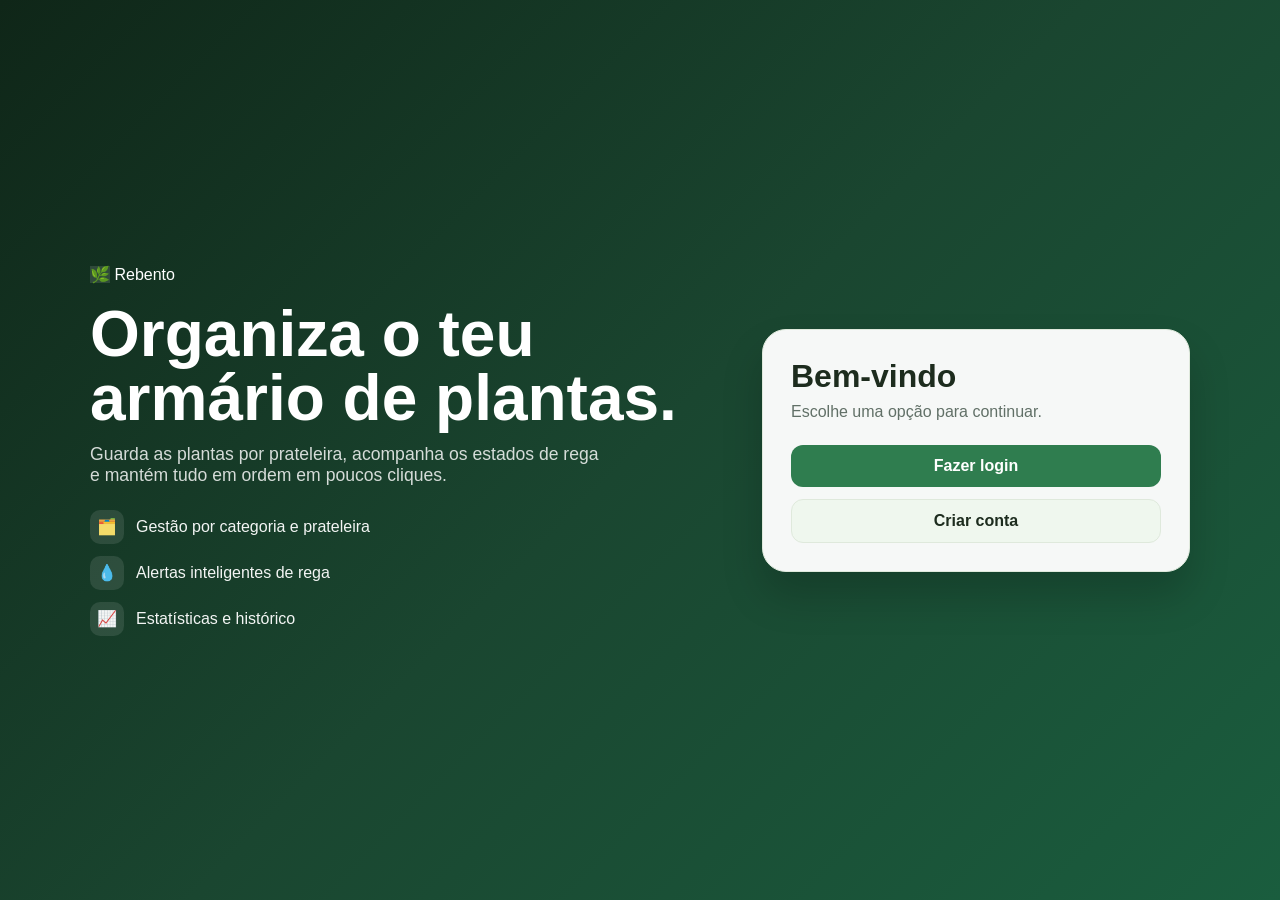
<file: index.html>
<!DOCTYPE html>
<html lang="pt-PT">
  <head>
    <meta charset="UTF-8" />
    <meta name="viewport" content="width=device-width, initial-scale=1.0" />
    <meta http-equiv="refresh" content="0; url=./pages/menu-inicial.html" />
    <link rel="manifest" href="./manifest.json" />
    <title>Rebento | Menu inicial</title>
  </head>
  <body>
    <p>A abrir o Rebento… <a href="./pages/menu-inicial.html">Continuar para o menu inicial</a></p>
    <script src="./manifest.js"></script>
  </body>
</html>
</file>
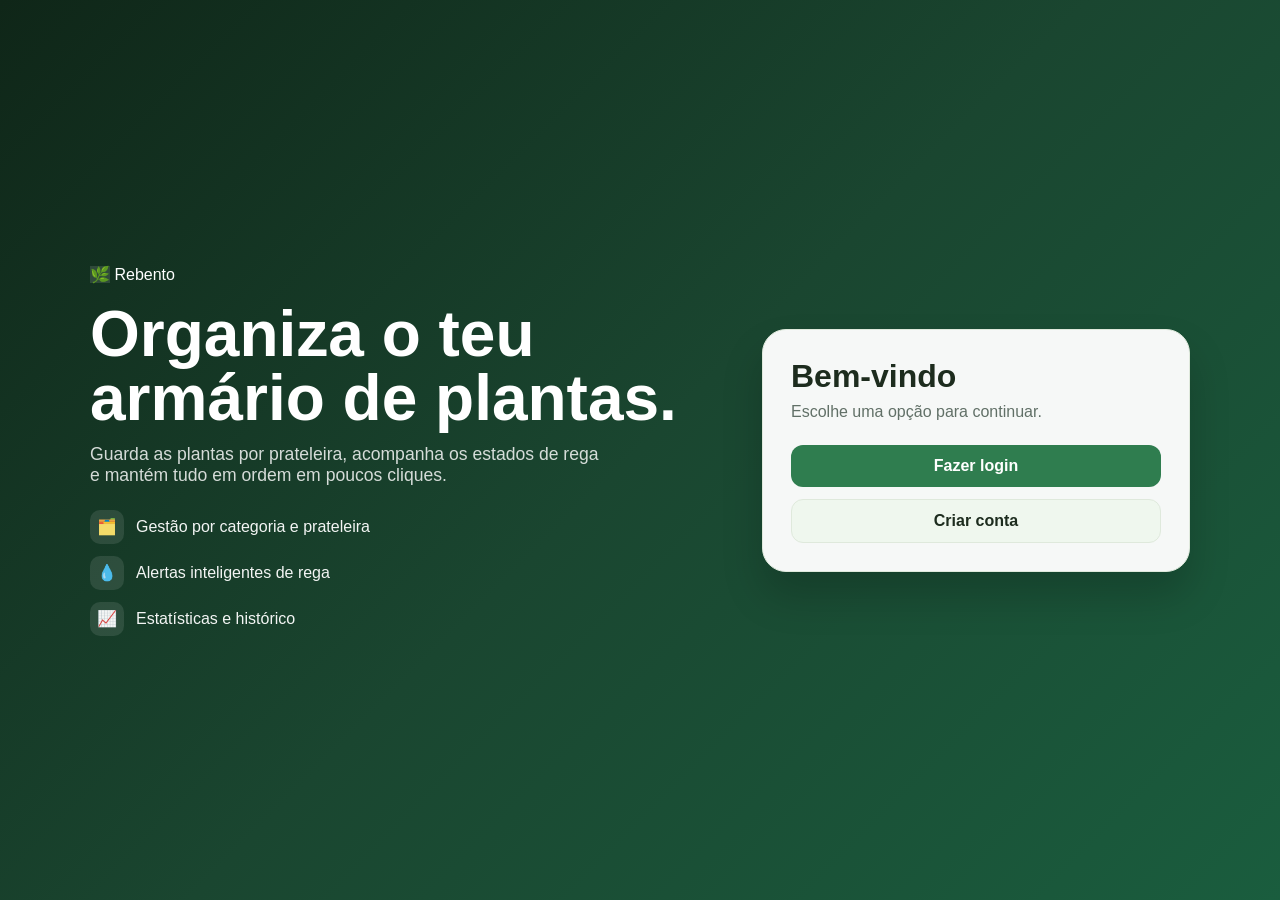
<file: pages/index.html>
<!DOCTYPE html>
<html lang="pt-PT">
  <head>
    <meta charset="UTF-8" />
    <meta name="viewport" content="width=device-width, initial-scale=1.0" />
    <title>Rebento | Armário de plantas</title>
    <link rel="manifest" href="../manifest.json" />
    <link rel="stylesheet" href="css/index.css" />
    <link rel="preconnect" href="https://fonts.googleapis.com" />
    <link rel="preconnect" href="https://fonts.gstatic.com" crossorigin />
    <link href="https://fonts.googleapis.com/css2?family=Bricolage+Grotesque:opsz,wght@12..96,600;12..96,700&family=Figtree:wght@400;500;600;700&display=swap" rel="stylesheet" />
  </head>
  <body>
    <div id="root"></div>
    <div id="modal"></div>
    <div id="toast" role="status" aria-live="polite"></div>
    <script src="../manifest.js"></script>
    <script src="js/main.js"></script>
    <script type="module" src="js/index.js"></script>
  </body>
</html>
</file>
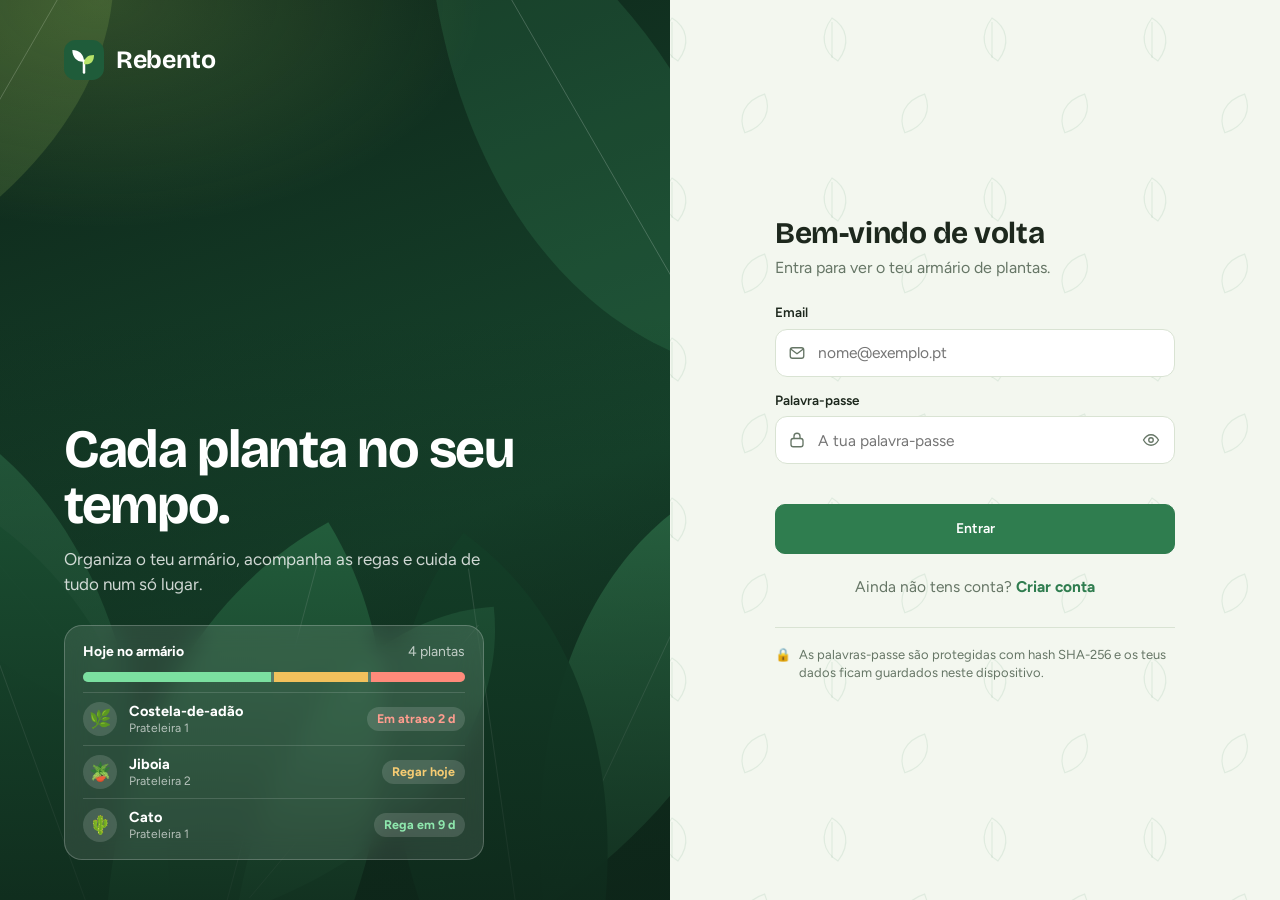
<file: index (1).html>
<!DOCTYPE html>
<html lang="pt-PT">
<head>
<meta charset="utf-8">
<meta name="viewport" content="width=device-width, initial-scale=1, viewport-fit=cover">
<title>Rebento – Armário de plantas</title>
<link rel="preconnect" href="https://fonts.googleapis.com"><link rel="preconnect" href="https://fonts.gstatic.com" crossorigin>
<link rel="stylesheet" href="https://fonts.googleapis.com/css2?family=Bricolage+Grotesque:opsz,wght@12..96,600;12..96,700&family=Figtree:wght@400;500;600;700&display=swap">
<style>
:root{--bg:#f3f7ef;--card:#fff;--tx:#1d281d;--mut:#667666;--pri:#2f7d4f;--pt:#fff;--bd:#d9e3d3;--late:#c0392b;--today:#b7791f;--ok:#2f7d4f;--soft:#e8f1e3;color-scheme:light;box-sizing:border-box;padding-top:env(safe-area-inset-top,0px);padding-bottom:env(safe-area-inset-bottom,0px)}
@media (prefers-color-scheme:dark){:root:not([data-theme="light"]){--bg:#111812;--card:#1a241b;--tx:#e6efe5;--mut:#98a998;--pri:#4fb377;--pt:#08140c;--bd:#2c3a2e;--late:#ff7b6b;--today:#e5b04f;--ok:#5cc785;--soft:#223025;color-scheme:dark}}
:root[data-theme="dark"]{--bg:#111812;--card:#1a241b;--tx:#e6efe5;--mut:#98a998;--pri:#4fb377;--pt:#08140c;--bd:#2c3a2e;--late:#ff7b6b;--today:#e5b04f;--ok:#5cc785;--soft:#223025;color-scheme:dark}
html{scroll-padding-top:env(safe-area-inset-top,0px)}
*{box-sizing:border-box}
body{margin:0;background:var(--bg);color:var(--tx);font:16px/1.45 system-ui,-apple-system,"Segoe UI",Roboto,sans-serif}
body::before{content:"";position:fixed;inset:0 0 auto;height:env(safe-area-inset-top,0px);background:#0d2418;z-index:10}
header{position:sticky;top:env(safe-area-inset-top,0px);z-index:9;background:var(--card);border-bottom:1px solid var(--bd);display:flex;align-items:center;justify-content:space-between;padding:10px 16px}
.logo{font-weight:700;font-size:18px}
.wrap{max-width:900px;margin:0 auto;padding:16px}
nav{display:flex;gap:6px;margin-bottom:16px;background:var(--soft);padding:4px;border-radius:12px}
nav button{flex:1;border:0;background:none;color:var(--mut);padding:9px;border-radius:9px;font:inherit;font-weight:600;cursor:pointer}
nav button.on{background:var(--card);color:var(--tx);box-shadow:0 1px 3px rgba(0,0,0,.12)}
.card{background:var(--card);border:1px solid var(--bd);border-radius:14px;padding:16px}
.grid{display:grid;grid-template-columns:repeat(auto-fill,minmax(230px,1fr));gap:12px}
.shelf{margin:20px 0 8px;font-size:13px;letter-spacing:.06em;text-transform:uppercase;color:var(--mut);display:flex;align-items:center;gap:8px}
.shelf::after{content:"";flex:1;height:2px;background:var(--bd);border-radius:2px}
.plant .top{display:flex;gap:10px;align-items:center}
.plant .em{font-size:34px;background:var(--soft);border-radius:12px;width:52px;height:52px;display:grid;place-items:center;flex:none}
.plant h3{margin:0;font-size:17px}.plant small,.mut{color:var(--mut)}
.badge{display:inline-block;padding:2px 9px;border-radius:99px;font-size:12px;font-weight:700;border:1px solid currentColor;margin:10px 0 8px}
.late{color:var(--late)}.today{color:var(--today)}.ok{color:var(--ok)}
.row{display:flex;gap:8px;flex-wrap:wrap;align-items:center}
button.b{border:1px solid var(--bd);background:var(--card);color:var(--tx);padding:8px 12px;border-radius:10px;font:inherit;font-size:14px;cursor:pointer}
button.p{background:var(--pri);color:var(--pt);border-color:var(--pri);font-weight:600}
button.d{color:var(--late)}
input,select,textarea{width:100%;padding:10px;border:1px solid var(--bd);border-radius:10px;background:var(--bg);color:var(--tx);font:inherit}
label{display:block;font-size:13px;font-weight:600;margin:12px 0 4px;color:var(--mut)}
.two{display:grid;grid-template-columns:1fr 1fr;gap:10px}
.stats{display:grid;grid-template-columns:repeat(3,1fr);gap:10px;margin-bottom:12px}
.stat{text-align:center}.stat b{display:block;font-size:26px}
.modal{position:fixed;inset:0;background:rgba(0,0,0,.5);z-index:20;display:grid;place-items:center;padding:16px;overflow:auto}
.modal .card{width:100%;max-width:460px;max-height:92vh;overflow:auto}
.leaf{position:absolute;fill:rgba(255,255,255,.05);stroke:rgba(255,255,255,.14);stroke-width:1;transform:rotate(var(--r));pointer-events:none}
.login{display:grid;grid-template-columns:minmax(0,1.1fr) minmax(0,1fr);min-height:100vh}
.art{position:relative;overflow:hidden;color:#fff;background:linear-gradient(160deg,#0d2418,#17452d 60%,#0f2c1d)}
.art .il{position:absolute;inset:0;width:100%;height:100%}
.art::after{content:"";position:absolute;inset:0;pointer-events:none;background:radial-gradient(640px 380px at 15% 0%,rgba(183,227,106,.2),transparent 60%),linear-gradient(180deg,rgba(13,36,24,0) 35%,rgba(13,36,24,.82))}
.artin{position:relative;z-index:2;min-height:100%;display:flex;flex-direction:column;justify-content:space-between;gap:32px;padding:40px clamp(28px,5vw,68px)}
.brand2{display:flex;align-items:center;gap:12px;font:700 25px "Bricolage Grotesque","Figtree",system-ui,sans-serif;letter-spacing:-.015em}
.art h1{font-size:clamp(34px,4.2vw,56px);line-height:1.04;margin:0 0 14px;letter-spacing:-.025em;max-width:470px}
.art .lead{color:rgba(255,255,255,.8);font-size:17px;max-width:440px;margin:0 0 28px}
.pv{max-width:420px;background:rgba(255,255,255,.1);border:1px solid rgba(255,255,255,.22);border-radius:18px;padding:16px 18px 8px;backdrop-filter:blur(12px);-webkit-backdrop-filter:blur(12px)}
.pv .bar{background:rgba(255,255,255,.2);margin:10px 0 10px}
.pv .c-ok{--c:#7be0a0}.pv .c-today{--c:#f2c15c}.pv .c-late{--c:#ff8a7a}
.pvh{display:flex;justify-content:space-between;font-size:14px}.pvh span{color:rgba(255,255,255,.7)}
.pvr{display:flex;align-items:center;gap:12px;padding:9px 0;border-top:1px solid rgba(255,255,255,.14);font-size:14.5px}
.pvr .e{width:34px;height:34px;border-radius:50%;background:rgba(255,255,255,.14);display:grid;place-items:center;font-size:18px}
.pvr div{flex:1;line-height:1.25}.pvr small{display:block;color:rgba(255,255,255,.65)}
.pvr em{font-style:normal;font-size:12.5px;font-weight:700;padding:3px 10px;border-radius:99px;background:rgba(255,255,255,.14)}
.pvr em.l{color:#ff9d8f}.pvr em.t{color:#f6cc73}.pvr em.o{color:#8fe8ae}
.formside{display:grid;place-items:center;padding:40px 24px}
.fwrap{width:100%;max-width:400px;animation:rise .6s ease both}
.fwrap h2{font-size:30px;margin:0 0 6px;line-height:1.1}
.fwrap .sub{margin:0 0 24px;font-size:16px}
.fld{margin-bottom:14px}.fld label{margin:0 0 6px;font-size:13.5px;color:var(--tx)}
.inp{position:relative}
.inp>svg{position:absolute;left:13px;top:50%;transform:translateY(-50%);width:18px;height:18px;stroke:var(--mut);fill:none;stroke-width:1.8;stroke-linecap:round;stroke-linejoin:round;pointer-events:none}
.inp input{height:48px;padding:0 44px 0 42px;border-radius:12px;background:var(--card);font-size:15.5px}
.eye{position:absolute;right:6px;top:50%;transform:translateY(-50%);border:0;background:none;width:36px;height:36px;cursor:pointer;display:grid;place-items:center;border-radius:8px}
.eye svg{width:18px;height:18px;stroke:var(--mut);fill:none;stroke-width:1.8;stroke-linecap:round;stroke-linejoin:round}
.meter{display:flex;gap:4px;margin:9px 0 5px}.meter i{flex:1;height:4px;border-radius:4px;background:var(--bd)}
.hint{font-size:12.5px;color:var(--mut)}
.cta{width:100%;height:50px;margin-top:6px;font-size:16px;font-weight:700;border-radius:12px}
.b.p:hover{filter:brightness(1.08)}
.err{min-height:0;margin:0}
.err:not(:empty){background:color-mix(in srgb,var(--late) 12%,transparent);border-radius:10px;padding:10px 12px;margin:0 0 14px}
.sw{text-align:center;margin:22px 0 0;color:var(--mut)}.sw a{color:var(--pri);font-weight:700;text-decoration:none}
.fine{display:flex;gap:8px;align-items:flex-start;margin:28px 0 0;padding-top:18px;border-top:1px solid var(--bd);font-size:13px;color:var(--mut)}
@keyframes rise{from{opacity:0;transform:translateY(14px)}to{opacity:1;transform:none}}
@media (prefers-reduced-motion:reduce){.fwrap{animation:none}}
@media (max-width:900px){.login{grid-template-columns:1fr}.art{min-height:250px}.artin{padding:24px 22px 58px;gap:18px}.art .lead,.pv{display:none}.art h1{font-size:30px;margin:0}.brand2{font-size:22px}.formside{background:var(--bg);border-radius:26px 26px 0 0;margin-top:-26px;position:relative;z-index:3;padding:32px 22px 40px;align-items:start}}
.err{color:var(--late);font-size:14px;min-height:20px;margin-top:8px}
.av{display:flex;gap:6px;flex-wrap:wrap}.av button{font-size:24px;width:44px;height:44px;border-radius:12px;border:2px solid var(--bd);background:var(--card);cursor:pointer}.av button.on{border-color:var(--pri)}
.li{display:flex;justify-content:space-between;align-items:center;gap:8px;padding:10px 0;border-bottom:1px solid var(--bd)}.li:last-child{border:0}
#toast{position:fixed;left:50%;bottom:calc(20px + env(safe-area-inset-bottom,0px));transform:translateX(-50%);background:var(--tx);color:var(--bg);padding:10px 16px;border-radius:99px;z-index:30;display:none;font-size:14px}
h2{margin:0 0 8px;font-size:19px}
body{font-family:"Figtree",system-ui,-apple-system,"Segoe UI",Roboto,sans-serif;font-size:15.5px}
h1,h2,h3,.logo{font-family:"Bricolage Grotesque","Figtree",system-ui,sans-serif;letter-spacing:-.015em}
button,input,select,textarea{font-family:inherit}
header{padding:12px max(16px,calc((100% - 900px)/2 + 16px));background:color-mix(in srgb,var(--card) 88%,transparent);backdrop-filter:blur(10px)}
.logo{display:flex;align-items:center;gap:10px;font-weight:700;font-size:22px}
.chip{display:flex;align-items:center;gap:8px;border:1px solid var(--bd);background:var(--card);color:var(--tx);padding:5px 14px 5px 5px;border-radius:99px;font-size:14px;font-weight:600;cursor:pointer}
.chip span{width:28px;height:28px;border-radius:50%;background:var(--soft);display:grid;place-items:center;font-size:16px}
nav{background:none;border-bottom:1px solid var(--bd);border-radius:0;padding:0;gap:4px;margin-bottom:22px}
nav button{flex:none;border-radius:0;padding:11px 16px;border-bottom:2px solid transparent;margin-bottom:-1px}
nav button:hover{color:var(--tx)}
nav button.on{background:none;box-shadow:none;color:var(--pri);border-bottom-color:var(--pri)}
.card{border-radius:14px}
.plant .em{border-radius:50%}
.badge{border:0;background:color-mix(in srgb,currentColor 13%,transparent)}
.greet{margin:4px 0 20px}
.greet h2{font-size:clamp(23px,3.4vw,32px);line-height:1.15;margin:0 0 18px;max-width:640px}
.bar{display:flex;gap:3px;height:10px;border-radius:99px;overflow:hidden;background:var(--bd)}
.bar i{display:block;background:var(--c)}
.legend{display:flex;gap:18px;flex-wrap:wrap;margin-top:10px;font-size:13.5px;color:var(--mut)}
.legend span{display:flex;align-items:center;gap:7px}
.dot{width:9px;height:9px;border-radius:50%;background:var(--c);display:inline-block}
.c-ok{--c:var(--ok)}.c-today{--c:var(--today)}.c-late{--c:var(--late)}
input:focus,select:focus,textarea:focus,button:focus-visible{outline:2px solid var(--pri);outline-offset:2px}
.modal{backdrop-filter:blur(3px)}
.foot{text-align:center;color:var(--mut);font-size:13px;padding:28px 16px 36px}
.hero .brand{padding:6px 16px 6px 7px}
body{background-color:var(--bg);background-image:url("data:image/svg+xml,%3Csvg xmlns='http://www.w3.org/2000/svg' width='160' height='160' viewBox='0 0 160 160'%3E%3Cg fill='none' stroke='%232f7d4f' stroke-opacity='.1' stroke-width='1.2'%3E%3Cpath d='M32 18c15 9 19 26 6 43-15-9-19-26-6-43z'/%3E%3Cpath d='M32 22v36'/%3E%3Cpath d='M112 92c15 9 19 26 6 43-15-9-19-26-6-43z' transform='rotate(35 115 113)'/%3E%3C/g%3E%3C/svg%3E")}
.band{position:relative;overflow:hidden;color:#fff;padding-bottom:70px;background:radial-gradient(900px 420px at 6% 0%,rgba(79,179,119,.5),transparent 60%),radial-gradient(800px 460px at 100% 100%,rgba(47,125,79,.55),transparent 55%),linear-gradient(145deg,#0d2418,#17452d 55%,#0f2c1d)}
.band::before{content:"";position:absolute;inset:0;background-image:radial-gradient(rgba(255,255,255,.08) 1px,transparent 1px);background-size:26px 26px;-webkit-mask-image:linear-gradient(120deg,#000,transparent 70%);mask-image:linear-gradient(120deg,#000,transparent 70%);pointer-events:none}
.band header{position:relative;top:auto;z-index:2;max-width:900px;margin:0 auto;padding:16px;background:none;border:0;backdrop-filter:none}
.band .in{position:relative;z-index:2;max-width:900px;margin:0 auto;padding:0 16px}
.band .logo{color:#fff}
.band .chip{background:rgba(255,255,255,.12);border-color:rgba(255,255,255,.26);color:#fff}
.band .chip span{background:rgba(255,255,255,.18)}
.band :focus-visible{outline-color:#b7e36a}
.band nav{border-bottom:1px solid rgba(255,255,255,.2);margin:4px 0 26px}
.band nav button{color:rgba(255,255,255,.7)}
.band nav button:hover{color:#fff}
.band nav button.on{color:#fff;border-bottom-color:#b7e36a}
.band .greet{margin:0}
.band .greet h2{color:#fff;font-size:clamp(24px,3.6vw,36px)}
.band .greet p{color:rgba(255,255,255,.78);margin:0;font-size:16px}
.band .bar{background:rgba(255,255,255,.18);height:12px}
.band .legend{color:rgba(255,255,255,.8)}
.band .c-ok{--c:#7be0a0}.band .c-today{--c:#f2c15c}.band .c-late{--c:#ff8a7a}
.wrap{margin-top:-40px;position:relative;z-index:2}
.card{box-shadow:0 1px 2px rgba(15,40,25,.06),0 14px 32px -20px rgba(15,40,25,.35)}
.tb{background:var(--card);border:1px solid var(--bd);border-radius:14px;padding:10px;margin-bottom:6px;box-shadow:0 14px 32px -20px rgba(15,40,25,.45)}
.tb input{background:var(--bg)}
.plant{border-top:3px solid var(--bd)}
.plant.s-ok{border-top-color:var(--ok)}.plant.s-today{border-top-color:var(--today)}.plant.s-late{border-top-color:var(--late)}
.foot{background:#0d2418;color:rgba(255,255,255,.6);margin-top:40px}
.band nav{overflow-x:auto;scrollbar-width:none}.band nav::-webkit-scrollbar{display:none}.band nav button{white-space:nowrap}
.cap::first-letter{text-transform:uppercase}
.cg{display:grid;grid-template-columns:repeat(7,1fr);gap:5px}
.cg small{text-align:center;color:var(--mut);font-weight:600;padding:2px 0 4px}
.cd{height:62px;border:1px solid var(--bd);background:var(--card);border-radius:10px;display:flex;flex-direction:column;align-items:center;justify-content:center;gap:3px;color:var(--tx);cursor:pointer;font:inherit;padding:0}
.cd.off{border:0;background:none}.cd.tod{border-color:var(--pri);font-weight:700}.cd.sel{background:var(--pri);color:var(--pt);border-color:var(--pri)}
.cd em{display:flex;gap:3px;height:6px}.dt{width:6px;height:6px;border-radius:50%;display:block}.dt.d{background:var(--ok)}.dt.u{background:var(--today)}.cd.sel .dt{box-shadow:0 0 0 1.5px var(--pt)}
.cg+.legend{margin-top:14px}
.mini{display:grid;grid-template-columns:repeat(3,1fr)}.mini div{padding:2px 14px;border-left:1px solid var(--bd)}.mini div:first-child{border:0;padding-left:0}
.mini b{display:block;font:700 28px "Bricolage Grotesque","Figtree",sans-serif;letter-spacing:-.02em}.mini small{color:var(--mut)}
.ch{width:100%;height:auto}.ch .bk{fill:var(--pri)}.ch .tv{fill:var(--tx);font-size:11px;font-weight:700}.ch .tl{fill:var(--mut);font-size:9.5px}
.hb{display:grid;grid-template-columns:minmax(80px,120px) 1fr 24px;align-items:center;gap:10px;margin:10px 0;font-size:14px}
.hb div{background:var(--soft);border-radius:99px;height:10px;overflow:hidden}.hb i{display:block;height:100%;background:var(--pri);border-radius:99px}.hb b{text-align:right}
.gd{display:flex;flex-direction:column;gap:12px}.tags{display:flex;gap:6px;flex-wrap:wrap}.tag{font-size:12.5px;background:var(--soft);padding:3px 10px;border-radius:99px}
.top2{display:flex;gap:12px;align-items:center}.em.big{width:56px;height:56px;border-radius:50%;background:var(--soft);display:grid;place-items:center;font-size:32px;flex:none}
.pd{padding:22px}.pd .top2{margin-bottom:12px}
.facts{display:grid;grid-template-columns:1fr 1fr;gap:10px;margin:14px 0}.facts div{background:var(--bg);border-radius:10px;padding:10px 12px}.facts small{display:block;color:var(--mut);font-size:12px}
.seg{display:flex;background:var(--soft);padding:4px;border-radius:12px;gap:4px}.seg button{flex:1;border:0;background:none;padding:9px;border-radius:9px;font:inherit;font-weight:600;color:var(--mut);cursor:pointer}.seg button.on{background:var(--card);color:var(--tx);box-shadow:0 1px 3px rgba(0,0,0,.14)}
.plant .top{border-radius:10px}
button.b{white-space:nowrap}
@media (max-width:560px){.cd{height:46px;border-radius:8px}.cg{gap:4px}.mini div{padding:2px 8px}.mini b{font-size:22px}.hb{grid-template-columns:90px 1fr 22px}}
</style>
</head>
<body>
<div id="root"></div><div id="modal"></div><div id="toast"></div>
<script>
// ===== Base de dados (localStorage, com fallback em memória) =====
const mem={};
const S={get(k){try{const v=localStorage.getItem(k);if(v)return JSON.parse(v)}catch(e){}return mem[k]??null},
 set(k,v){mem[k]=v;try{localStorage.setItem(k,JSON.stringify(v))}catch(e){}},
 del(k){delete mem[k];try{localStorage.removeItem(k)}catch(e){}}};
let db=S.get('ap_db')||{users:[],plants:[]};
const save=()=>S.set('ap_db',db);
let me=db.users.find(u=>u.id===S.get('ap_sess'))||null;
let tab='shelf',q='',mode='login',authErr='',authKeep='',calSel=null,calM=new Date(new Date().getFullYear(),new Date().getMonth(),1);
const logoSVG=(s=34)=>`<svg width="${s}" height="${s}" viewBox="0 0 48 48" role="img" aria-label="Rebento"><rect width="48" height="48" rx="14" fill="#1f5c3a"/><path d="M24 39V25" stroke="#fff" stroke-width="3" stroke-linecap="round"/><path d="M24 26C24 17 18 12 10 12c0 9 6 15 14 14Z" fill="#fff"/><path d="M24 29c0-7 4-11 12-11 0 8-4 12-12 11Z" fill="#b7e36a"/></svg>`;
const leaf=st=>`<svg class="leaf" style="${st}" viewBox="0 0 100 200"><path d="M50 0C92 44 92 124 50 200C8 124 8 44 50 0Z"/><path d="M50 14V190"/></svg>`;
const LEAVES=leaf('--r:25deg;width:220px;left:-60px;top:-70px')+leaf('--r:140deg;width:300px;right:-80px;top:-100px')+leaf('--r:-30deg;width:150px;right:26%;bottom:-70px');
const EM=['🌿','🪴','🌵','🌸','🍀','🌻','🌺','🎍','🌱','🍃'];
const AV=['🧑‍🌾','🌿','🪴','🌵','🌻','🐢','🦋','🐝'];
const $=s=>document.querySelector(s);
const esc=s=>String(s??'').replace(/[&<>"']/g,c=>({'&':'&amp;','<':'&lt;','>':'&gt;','"':'&quot;',"'":'&#39;'}[c]));
const uid=()=>Math.random().toString(36).slice(2,10)+Date.now().toString(36);
async function hash(p,salt){const b=await crypto.subtle.digest('SHA-256',new TextEncoder().encode(salt+p));return[...new Uint8Array(b)].map(x=>x.toString(16).padStart(2,'0')).join('')}
// ===== Datas =====
const ymd=d=>d.getFullYear()+'-'+String(d.getMonth()+1).padStart(2,'0')+'-'+String(d.getDate()).padStart(2,'0');
const today=()=>ymd(new Date());
const dt=s=>new Date(s+'T00:00');
const addDays=(s,n)=>{const d=dt(s);d.setDate(d.getDate()+n);return ymd(d)};
const diff=(a,b)=>Math.round((dt(b)-dt(a))/864e5);
const fmt=s=>dt(s).toLocaleDateString('pt-PT',{day:'numeric',month:'short'});
function info(p){const next=addDays(p.last,p.interval),d=diff(today(),next);
 return{next,d,st:d<0?'late':d===0?'today':'ok',txt:d<0?`Em atraso ${-d} d`:d===0?'Regar hoje':`Rega em ${d} d`}}
const mine=()=>db.plants.filter(p=>p.uid===me.id);
function toast(m){const t=$('#toast');t.textContent=m;t.style.display='block';clearTimeout(toast.t);toast.t=setTimeout(()=>t.style.display='none',2200)}
// ===== Vistas =====
function render(){me?appView():authView()}
function authView(){
 const reg=mode==='reg';
 const ic={m:'<svg viewBox="0 0 24 24"><rect x="3" y="5" width="18" height="14" rx="3"/><path d="m4 7 8 6 8-6"/></svg>',u:'<svg viewBox="0 0 24 24"><circle cx="12" cy="8" r="4"/><path d="M4 21c1-4 4-6 8-6s7 2 8 6"/></svg>',k:'<svg viewBox="0 0 24 24"><rect x="4" y="10" width="16" height="11" rx="3"/><path d="M8 10V7a4 4 0 0 1 8 0v3"/></svg>'};
 const EYE='<svg viewBox="0 0 24 24"><path d="M2 12s4-7 10-7 10 7 10 7-4 7-10 7S2 12 2 12Z"/><circle cx="12" cy="12" r="3"/></svg>';
 const lf=(x,y,r,sc,f,o)=>`<use href="#lf" transform="translate(${x} ${y}) rotate(${r}) scale(${sc})" fill="${f}" fill-opacity="${o}"/>`;
 const IL=`<svg class="il" viewBox="0 0 800 900" preserveAspectRatio="xMidYMid slice" aria-hidden="true"><defs><g id="lf"><path d="M0 -100C46 -56 46 24 0 100C-46 24 -46 -56 0 -100Z"/><path d="M0 -88V90" fill="none" stroke="rgba(255,255,255,.2)" stroke-width="1" vector-effect="non-scaling-stroke"/></g></defs>${lf(640,110,150,3,'#4fb377',.16)}${lf(70,90,30,2,'#b7e36a',.14)}${lf(60,560,-40,2.2,'#4fb377',.3)}${lf(710,690,25,2.4,'#4fb377',.45)}${lf(110,790,-20,3.2,'#1f5c3a',.95)}${lf(300,870,15,3.6,'#2f7d4f',.85)}${lf(570,830,-8,3,'#174a2f',.95)}${lf(430,760,40,2,'#4fb377',.3)}</svg>`;
 const PV=`<div class="pv"><div class="pvh"><b>Hoje no armário</b><span>4 plantas</span></div><div class="bar"><i class="c-ok" style="flex:2"></i><i class="c-today" style="flex:1"></i><i class="c-late" style="flex:1"></i></div>
 <div class="pvr"><span class="e">🌿</span><div><b>Costela-de-adão</b><small>Prateleira 1</small></div><em class="l">Em atraso 2 d</em></div>
 <div class="pvr"><span class="e">🪴</span><div><b>Jiboia</b><small>Prateleira 2</small></div><em class="t">Regar hoje</em></div>
 <div class="pvr"><span class="e">🌵</span><div><b>Cato</b><small>Prateleira 1</small></div><em class="o">Rega em 9 d</em></div></div>`;
 const fld=(id,l,i,inp)=>`<div class="fld"><label for="${id}">${l}</label><div class="inp">${ic[i]}${inp}</div></div>`;
 $('#root').innerHTML=`<div class="login"><section class="art">${IL}<div class="artin"><div class="brand2">${logoSVG(40)}<span>Rebento</span></div><div><h1>Cada planta no seu tempo.</h1><p class="lead">Organiza o teu armário, acompanha as regas e cuida de tudo num só lugar.</p>${PV}</div></div></section>
 <section class="formside"><div class="fwrap"><h2>${reg?'Criar conta':'Bem-vindo de volta'}</h2><p class="mut sub">${reg?'Começa a gerir o teu armário em segundos.':'Entra para ver o teu armário de plantas.'}</p>
 <form id="af">${reg?fld('an','Nome','u','<input id="an" autocomplete="name" placeholder="O teu nome" required>'):''}
 ${fld('ae','Email','m',`<input id="ae" type="email" autocomplete="email" placeholder="nome@exemplo.pt" value="${esc(authKeep)}" required>`)}
 ${fld('ap','Palavra-passe','k',`<input id="ap" type="password" autocomplete="${reg?'new-password':'current-password'}" placeholder="${reg?'Mínimo de 6 caracteres':'A tua palavra-passe'}" required><button type="button" class="eye" data-a="eye" aria-label="Mostrar palavra-passe">${EYE}</button>`)}
 ${reg?'<div class="meter"><i></i><i></i><i></i><i></i></div><div class="hint" id="pl">Mínimo de 6 caracteres</div>':''}
 <div class="err" role="alert" style="margin-top:12px">${esc(authErr)}</div>
 <button class="b p cta">${reg?'Criar conta':'Entrar'}</button></form>
 <p class="sw">${reg?'Já tens conta?':'Ainda não tens conta?'} <a href="#" data-a="sw">${reg?'Entrar':'Criar conta'}</a></p>
 <p class="fine"><span>🔒</span><span>As palavras-passe são protegidas com hash SHA-256 e os teus dados ficam guardados neste dispositivo.</span></p></div></section></div>`;
 if(reg){const pw=$('#ap'),bars=document.querySelectorAll('.meter i'),lb=$('#pl');pw.oninput=()=>{const v=pw.value;let n=0;if(v.length>=6)n++;if(v.length>=10)n++;if(/[a-z]/.test(v)&&/[A-Z]/.test(v)&&/\d/.test(v))n++;if(/[^A-Za-z0-9]/.test(v)&&v.length>=8)n++;bars.forEach((b,i)=>b.style.background=i<n?['#c0392b','#b7791f','#4fb377','#2f7d4f'][n-1]:'');lb.textContent=v?['Fraca','Razoável','Boa','Forte'][Math.max(n-1,0)]:'Mínimo de 6 caracteres'}}
 $('#af').onsubmit=async e=>{e.preventDefault();authErr='';
  const email=$('#ae').value.trim().toLowerCase(),pw=$('#ap').value;
  try{
  if(reg){const name=$('#an').value.trim();
   if(pw.length<6)authErr='A palavra-passe precisa de pelo menos 6 caracteres.';
   else if(db.users.some(u=>u.email===email))authErr='Já existe uma conta com este email.';
   else{const salt=uid();me={id:uid(),name,email,salt,hash:await hash(pw,salt),avatar:'🧑‍🌾',created:today()};db.users.push(me);save()}
  }else{const u=db.users.find(u=>u.email===email);
   if(!u||u.hash!==await hash(pw,u.salt))authErr='Email ou palavra-passe incorretos.';else me=u}
  }catch(err){authErr='Não foi possível processar o pedido neste navegador.'}
  if(authErr){me=null;authKeep=email;return authView()}
  S.set('ap_sess',me.id);tab='shelf';render()};
}
const SP=[['Costela-de-adão','Monstera deliciosa','🌿','Luz indireta',7,'Gosta de humidade e de folhas limpas. Rega quando os 3 cm de cima do substrato estiverem secos.'],
['Jiboia','Epipremnum aureum','🪴','Sombra',7,'Muito resistente e tolera pouca luz. Evita encharcar o vaso.'],
['Cato','Echinopsis','🌵','Sol direto',14,'Precisa de muito sol e pouca água. No inverno, rega ainda menos.'],
['Orquídea','Phalaenopsis','🌸','Luz indireta',8,'Rega por imersão das raízes e deixa escorrer bem. Nunca deixes água na coroa.'],
['Aloé vera','Aloe vera','🌱','Sol direto',14,'Suculenta: deixa o substrato secar por completo entre regas.'],
['Espada-de-são-jorge','Sansevieria','🍃','Sombra',14,'Quase indestrutível. O excesso de água é o maior perigo.'],
['Lírio-da-paz','Spathiphyllum','🌼','Luz indireta',5,'Murcha quando tem sede e recupera depressa. Gosta de humidade.'],
['Manjericão','Ocimum basilicum','🍀','Sol direto',3,'Mantém o solo húmido e colhe as folhas de cima para ramificar.']];
function calEvents(ps){const m={},add=(d,p,t)=>(m[d]??=[]).push({p,t}),end=addDays(today(),120);
 ps.forEach(p=>{(p.log||[]).forEach(d=>add(d,p,'done'));let n=addDays(p.last,p.interval);if(n<today())n=today();while(n<=end){add(n,p,'due');n=addDays(n,p.interval)}});return m}
function calView(ps){
 const ev=calEvents(ps),y=calM.getFullYear(),mo=calM.getMonth(),first=(calM.getDay()+6)%7,n=new Date(y,mo+1,0).getDate();
 let cells='';for(let i=0;i<first;i++)cells+='<i class="cd off"></i>';
 for(let d=1;d<=n;d++){const k=ymd(new Date(y,mo,d)),e=ev[k]||[];
  cells+=`<button class="cd${k===today()?' tod':''}${k===calSel?' sel':''}" data-a="day" data-id="${k}"><span>${d}</span><em>${e.some(x=>x.t==='done')?'<b class="dt d"></b>':''}${e.some(x=>x.t==='due')?'<b class="dt u"></b>':''}</em></button>`}
 const sel=calSel||today(),list=ev[sel]||[];
 return`<div class="card"><div class="row" style="justify-content:space-between;margin-bottom:14px"><button class="b" data-a="cal" data-id="-1" aria-label="Mês anterior">‹</button><h2 class="cap" style="margin:0">${calM.toLocaleDateString('pt-PT',{month:'long',year:'numeric'})}</h2><button class="b" data-a="cal" data-id="1" aria-label="Mês seguinte">›</button></div>
 <div class="cg">${['Seg','Ter','Qua','Qui','Sex','Sáb','Dom'].map(x=>`<small>${x}</small>`).join('')}${cells}</div>
 <div class="legend"><span><i class="dot" style="--c:var(--ok)"></i>Rega feita</span><span><i class="dot" style="--c:var(--today)"></i>Rega prevista</span></div></div>
 <div class="card" style="margin-top:12px"><h2 class="cap">${dt(sel).toLocaleDateString('pt-PT',{weekday:'long',day:'numeric',month:'long'})}</h2>${list.length?list.map(x=>`<div class="li"><span>${x.p.emoji} <b>${esc(x.p.name)}</b> <small class="${x.t==='done'?'ok':'today'}">${x.t==='done'?'Regada':'Prevista'}</small></span>${x.t==='due'&&sel===today()?`<button class="b p" data-a="water" data-id="${x.p.id}">💧 Regar</button>`:''}</div>`).join(''):'<p class="mut">Sem regas neste dia.</p>'}</div>`}
function statsView(ps){
 if(!ps.length)return'<div class="card" style="text-align:center"><p style="font-size:40px;margin:0">📊</p><p class="mut">Regista plantas e rega-as para veres aqui as estatísticas.</p></div>';
 const T=today(),all=ps.flatMap(p=>(p.log||[]).map(d=>({d,p}))),c={ok:0,today:0,late:0};ps.forEach(p=>c[info(p).st]++);
 const wk=[...Array(8)].map((_,i)=>{const e=addDays(T,-7*(7-i)),st=addDays(e,-6);return{l:fmt(st),n:all.filter(x=>x.d>=st&&x.d<=e).length}}),mx=Math.max(1,...wk.map(x=>x.n));
 let g=0,ok=0;ps.forEach(p=>{const l=[...(p.log||[])].sort();for(let i=1;i<l.length;i++){g++;if(diff(l[i-1],l[i])<=p.interval+1)ok++}});
 const bars=wk.map((x,i)=>{const h=Math.round(x.n/mx*100),X=14+i*46;return`<rect class="bk" x="${X}" y="${128-h}" width="30" height="${h}" rx="6" opacity="${i===7?1:.5}"/><text class="tv" x="${X+15}" y="${122-h}" text-anchor="middle">${x.n||''}</text><text class="tl" x="${X+15}" y="146" text-anchor="middle">${x.l}</text>`}).join('');
 const by={};ps.forEach(p=>{const k=p.shelf||'Sem prateleira';by[k]=(by[k]||0)+1});const mxs=Math.max(...Object.values(by));
 const L=[['ok','em dia'],['today','para hoje'],['late','em atraso']];
 return`<div class="card"><div class="mini"><div><b>${ps.length}</b><small>Plantas</small></div><div><b>${all.length}</b><small>Regas registadas</small></div><div><b>${g?Math.round(ok/g*100)+'%':'—'}</b><small>Regas a tempo</small></div></div></div>
 <div class="card" style="margin-top:12px"><h2>Regas por semana</h2><p class="mut" style="margin:0 0 6px;font-size:14px">Últimas 8 semanas, a data indica o início de cada semana.</p><svg class="ch" viewBox="0 0 380 152" role="img" aria-label="Regas por semana">${bars}</svg></div>
 <div class="card" style="margin-top:12px"><h2>Estado do armário</h2><div class="bar" style="margin:10px 0">${L.filter(x=>c[x[0]]).map(x=>`<i class="c-${x[0]}" style="flex:${c[x[0]]}"></i>`).join('')}</div><div class="legend">${L.map(x=>`<span><i class="dot c-${x[0]}"></i>${c[x[0]]} ${x[1]}</span>`).join('')}</div></div>
 <div class="card" style="margin-top:12px"><h2>Plantas por prateleira</h2>${Object.keys(by).sort().map(k=>`<div class="hb"><span>${esc(k)}</span><div><i style="width:${by[k]/mxs*100}%"></i></div><b>${by[k]}</b></div>`).join('')}</div>`}
function guideView(){return`<div class="grid">${SP.map((s,i)=>`<div class="card gd"><div class="top2"><div class="em big">${s[2]}</div><div><h3 style="margin:0;font-size:17px">${s[0]}</h3><small class="mut">${s[1]}</small></div></div><div class="tags"><span class="tag">☀️ ${s[3]}</span><span class="tag">💧 a cada ${s[4]} d</span></div><p class="mut" style="margin:0;font-size:14px">${s[5]}</p><button class="b p" data-a="guideAdd" data-id="${i}" style="margin-top:auto">+ Adicionar ao armário</button></div>`).join('')}</div>`}
function viewPlant(id){const p=db.plants.find(x=>x.id===id),i=info(p),l=[...(p.log||[])].sort(),gp=l.slice(1).map((d,k)=>diff(l[k],d)),avg=gp.length?Math.round(gp.reduce((a,b)=>a+b,0)/gp.length):null;
 $('#modal').innerHTML=`<div class="modal"><div class="card pd"><div class="top2"><div class="em big">${p.emoji}</div><div><h2 style="margin:0">${esc(p.name)}</h2><small class="mut">${esc(p.species||'—')}</small></div></div><span class="badge ${i.st}" style="margin:0">${i.txt}</span>
 <div class="facts"><div><small>Prateleira</small><b>${esc(p.shelf||'—')}</b></div><div><small>Luz</small><b>${esc(p.light)}</b></div><div><small>Intervalo de rega</small><b>${p.interval} dias</b></div><div><small>Próxima rega</small><b>${fmt(i.next)}</b></div><div><small>Regas registadas</small><b>${l.length}</b></div><div><small>Intervalo real médio</small><b>${avg?avg+' dias':'—'}</b></div></div>
 ${p.notes?`<p class="mut" style="margin:0 0 8px">📝 ${esc(p.notes)}</p>`:''}<h3 style="margin:14px 0 2px;font-size:15px">Histórico de regas</h3>${l.slice(-6).reverse().map(d=>`<div class="li"><span>💧 Regada</span><small class="mut">${fmt(d)}</small></div>`).join('')||'<p class="mut">Ainda sem regas.</p>'}
 <div class="row" style="margin-top:16px"><button class="b p" data-a="waterClose" data-id="${p.id}">💧 Regar agora</button><button class="b" data-a="edit" data-id="${p.id}">Editar</button><button class="b" data-a="close" style="margin-left:auto">Fechar</button></div></div></div>`}
function applyTheme(){const t=S.get('ap_theme'),r=document.documentElement;if(t==='light'||t==='dark')r.dataset.theme=t;else delete r.dataset.theme}
function appView(){
 const ps=mine(),due=ps.filter(p=>info(p).d<=0).length;
 const HD={water:['Plano de rega',due?`${due} ${due===1?'planta pede':'plantas pedem'} água agora.`:'Nada para regar por agora.'],cal:['Calendário','Consulta as regas feitas e as previstas.'],guide:['Guia de espécies','Conselhos de cuidado e atalho para registar plantas.'],stats:['Estatísticas','Percebe como estás a cuidar do armário.'],profile:['O teu perfil','Gere os teus dados e a tua conta.']};
 const head=tab==='shelf'?greet(ps):`<div class="greet"><h2>${HD[tab][0]}</h2><p>${HD[tab][1]}</p></div>`;
 $('#root').innerHTML=`<div class="band"><div aria-hidden="true">${LEAVES}</div><header><span class="logo">${logoSVG(32)}Rebento</span><button class="chip" data-a="tab" data-id="profile"><span>${esc(me.avatar)}</span>${esc(me.name.split(' ')[0])}</button></header><div class="in"><nav>${[['shelf','Armário'],['water','Rega'+(due?` (${due})`:'')],['cal','Calendário'],['guide','Guia'],['stats','Estatísticas'],['profile','Perfil']].map(([k,l])=>`<button data-a="tab" data-id="${k}" class="${tab===k?'on':''}">${l}</button>`).join('')}</nav>${head}</div></div><div class="wrap">${({shelf:shelfView,water:waterView,cal:calView,guide:guideView,stats:statsView,profile:profileView}[tab])(ps)}</div><footer class="foot">Rebento – o teu armário de plantas</footer>`;
 const s=$('#sq');if(s){s.oninput=e=>{q=e.target.value;const pos=q.length;appView();const n=$('#sq');n.focus();n.setSelectionRange(pos,pos)}}
}
function greet(ps){const h=new Date().getHours(),g=h<12?'Bom dia':h<20?'Boa tarde':'Boa noite',n=esc(me.name.split(' ')[0]);
 const c={ok:0,today:0,late:0};ps.forEach(p=>c[info(p).st]++);const due=c.today+c.late;
 const msg=!ps.length?'Regista a tua primeira planta para começar.':due?(due===1?'Há 1 planta à espera de água.':`Há ${due} plantas à espera de água.`):'Todas as plantas estão regadas.';
 const L=[['ok','em dia'],['today','para hoje'],['late','em atraso']];
 return`<div class="greet"><h2>${g}, ${n}. ${msg}</h2>${ps.length?`<div class="bar">${L.filter(x=>c[x[0]]).map(x=>`<i class="c-${x[0]}" style="flex:${c[x[0]]}"></i>`).join('')}</div><div class="legend">${L.map(x=>`<span><i class="dot c-${x[0]}"></i>${c[x[0]]} ${x[1]}</span>`).join('')}</div>`:''}</div>`}
function card(p){const i=info(p);
 return`<div class="card plant s-${i.st}"><div class="top" data-a="view" data-id="${p.id}" style="cursor:pointer"><div class="em">${p.emoji}</div><div><h3>${esc(p.name)}</h3><small>${esc(p.species||'—')}</small></div></div>
 <span class="badge ${i.st}">${i.txt}</span>
 <div class="mut" style="font-size:13px;margin-bottom:10px">☀️ ${esc(p.light)} · 💧 a cada ${p.interval} d<br>Última rega: ${fmt(p.last)}${p.notes?`<br>📝 ${esc(p.notes)}`:''}</div>
 <div class="row"><button class="b p" data-a="water" data-id="${p.id}">💧 Regar</button><button class="b" data-a="edit" data-id="${p.id}">Editar</button></div></div>`}
function shelfView(ps){
 const f=ps.filter(p=>(p.name+p.species+p.shelf).toLowerCase().includes(q.toLowerCase()));
 const by={};f.forEach(p=>(by[p.shelf||'Sem prateleira']??=[]).push(p));
 return`<div class="row tb"><input id="sq" placeholder="Pesquisar plantas…" value="${esc(q)}" style="flex:1;min-width:140px"><button class="b p" data-a="new">+ Registar planta</button></div>
 ${!ps.length?'<div class="card" style="text-align:center;margin-top:16px"><p style="font-size:40px;margin:0">🌱</p><p class="mut">O teu armário está vazio. Regista a primeira planta!</p></div>':''}
 ${Object.keys(by).sort().map(k=>`<div class="shelf">${esc(k)}</div><div class="grid">${by[k].map(card).join('')}</div>`).join('')}`}
function waterView(ps){
 const s=ps.map(p=>({p,...info(p)})).sort((a,b)=>a.d-b.d);
 const due=s.filter(x=>x.d<=0),soon=s.filter(x=>x.d>0&&x.d<=7);
 const hist=ps.flatMap(p=>(p.log||[]).map(d=>({d,n:p.name,e:p.emoji}))).sort((a,b)=>b.d.localeCompare(a.d)).slice(0,10);
 const li=x=>`<div class="li"><span>${x.p.emoji} <b>${esc(x.p.name)}</b> <small class="${x.st}">${x.txt}</small></span><button class="b ${x.d<=0?'p':''}" data-a="water" data-id="${x.p.id}">💧 Regar</button></div>`;
 return`<div class="card"><div class="row" style="justify-content:space-between"><h2>Para regar agora</h2>${due.length>1?'<button class="b p" data-a="waterAll">Regar todas</button>':''}</div>
 ${due.length?due.map(li).join(''):'<p class="mut">Tudo regado. 🎉</p>'}</div>
 <div class="card" style="margin-top:12px"><h2>Próximos 7 dias</h2>${soon.length?soon.map(x=>`<div class="li"><span>${x.p.emoji} ${esc(x.p.name)}</span><small class="mut">${fmt(x.next)} · em ${x.d} d</small></div>`).join(''):'<p class="mut">Nada agendado.</p>'}</div>
 <div class="card" style="margin-top:12px"><h2>Histórico recente</h2>${hist.length?hist.map(h=>`<div class="li"><span>${h.e} ${esc(h.n)}</span><small class="mut">${fmt(h.d)}</small></div>`).join(''):'<p class="mut">Ainda sem regas registadas.</p>'}</div>`}
function profileView(ps){
 const w=ps.reduce((n,p)=>n+(p.log||[]).length,0);
 return`<div class="stats"><div class="card stat"><b>${ps.length}</b><small class="mut">Plantas</small></div><div class="card stat"><b>${w}</b><small class="mut">Regas</small></div><div class="card stat"><b>${fmt(me.created)}</b><small class="mut">Membro desde</small></div></div>
 <div class="card"><h2>Perfil</h2><label>Avatar</label><div class="av">${AV.map(a=>`<button data-a="avatar" data-id="${a}" class="${me.avatar===a?'on':''}">${a}</button>`).join('')}</div>
 <label>Nome</label><input id="pn" value="${esc(me.name)}"><label>Email</label><input value="${esc(me.email)}" disabled>
 <div class="row" style="margin-top:12px"><button class="b p" data-a="saveProfile">Guardar perfil</button></div></div>
 <div class="card" style="margin-top:12px"><h2>Alterar palavra-passe</h2><label>Atual</label><input id="po" type="password" autocomplete="current-password"><label>Nova (mín. 6)</label><input id="pw" type="password" autocomplete="new-password">
 <div class="row" style="margin-top:12px"><button class="b p" data-a="savePass">Alterar</button></div></div>
 <div class="card" style="margin-top:12px"><h2>Preferências</h2><label>Aparência</label><div class="seg">${[['auto','Automático'],['light','Claro'],['dark','Escuro']].map(([k,l])=>`<button data-a="theme" data-id="${k}" class="${(S.get('ap_theme')||'auto')===k?'on':''}">${l}</button>`).join('')}</div><div class="row" style="margin-top:14px"><button class="b" data-a="exp">Exportar os meus dados</button></div></div>
 <div class="card" style="margin-top:12px"><div class="row"><button class="b" data-a="logout">Terminar sessão</button><button class="b d" data-a="delAcc">Eliminar conta</button></div></div>`}
// ===== Modal de planta =====
function plantModal(id,pre){
 const p=id?db.plants.find(x=>x.id===id):{name:'',species:'',shelf:'',light:'Luz indireta',interval:7,last:today(),emoji:'🌿',notes:'',...(pre||{})};
 const shelves=[...new Set(mine().map(x=>x.shelf).filter(Boolean))];
 $('#modal').innerHTML=`<div class="modal"><div class="card"><h2>${id?'Editar planta':'Registar planta'}</h2>
 <label>Ícone</label><div class="av" id="ems">${EM.map(e=>`<button type="button" data-a="pickem" data-id="${e}" class="${p.emoji===e?'on':''}">${e}</button>`).join('')}</div>
 <label>Nome</label><input id="fn" value="${esc(p.name)}" placeholder="Ex.: Costela-de-adão">
 <label>Espécie</label><input id="fs" value="${esc(p.species)}" placeholder="Ex.: Monstera deliciosa">
 <label>Prateleira / localização</label><input id="fh" list="shl" value="${esc(p.shelf)}" placeholder="Ex.: Prateleira 1"><datalist id="shl">${shelves.map(s=>`<option value="${esc(s)}">`).join('')}</datalist>
 <div class="two"><div><label>Luz</label><select id="fl">${['Sol direto','Luz indireta','Sombra'].map(l=>`<option${l===p.light?' selected':''}>${l}</option>`).join('')}</select></div>
 <div><label>Regar a cada (dias)</label><input id="fi" type="number" min="1" max="90" value="${p.interval}"></div></div>
 <label>Última rega</label><input id="fd" type="date" max="${today()}" value="${p.last}">
 <label>Notas</label><textarea id="fo" rows="2">${esc(p.notes)}</textarea>
 <div class="err" id="fe"></div>
 <div class="row" style="margin-top:8px"><button class="b p" data-a="savePlant" data-id="${id||''}">Guardar</button><button class="b" data-a="close">Cancelar</button>${id?`<button class="b d" data-a="delPlant" data-id="${id}" style="margin-left:auto">Eliminar</button>`:''}</div></div></div>`;
 $('#modal').dataset.em=p.emoji}
// ===== Ações =====
const A={
 view(id){viewPlant(id)},
 day(id){calSel=id;appView()},
 cal(id){calM=new Date(calM.getFullYear(),calM.getMonth()+parseInt(id,10),1);appView()},
 guideAdd(id){const g=SP[+id];plantModal(null,{name:g[0],species:g[1],emoji:g[2],light:g[3],interval:g[4]})},
 waterClose(id){A.water(id);A.close()},
 theme(id){S.set('ap_theme',id);applyTheme();appView()},
 exp(){const d=JSON.stringify({conta:{nome:me.name,email:me.email},plantas:mine()},null,2);$('#modal').innerHTML=`<div class="modal"><div class="card pd"><h2>Exportar dados</h2><p class="mut">Copia o conteúdo abaixo para guardares uma cópia das tuas plantas.</p><textarea id="ex" rows="10" readonly style="font-family:ui-monospace,monospace;font-size:12px">${esc(d)}</textarea><div class="row" style="margin-top:12px"><button class="b p" data-a="copy">Copiar</button><button class="b" data-a="close">Fechar</button></div></div></div>`},
 copy(){const t=$('#ex');t.select();try{navigator.clipboard.writeText(t.value).then(()=>toast('Copiado'),()=>toast('Seleciona e copia manualmente'))}catch(e){toast('Seleciona e copia manualmente')}},
 sw(){mode=mode==='reg'?'login':'reg';authErr='';render()},
 eye(id,t){const i=$('#ap'),sh=i.type==='password';i.type=sh?'text':'password';t.setAttribute('aria-label',sh?'Ocultar palavra-passe':'Mostrar palavra-passe')},
 tab(id){tab=id;appView()},
 new(){plantModal()},edit(id){plantModal(id)},close(){$('#modal').innerHTML=''},
 pickem(id,t){$('#modal').dataset.em=id;document.querySelectorAll('#ems button').forEach(b=>b.classList.toggle('on',b===t))},
 savePlant(id){const name=$('#fn').value.trim(),iv=parseInt($('#fi').value,10);
  if(!name)return $('#fe').textContent='Dá um nome à planta.';
  if(!(iv>=1))return $('#fe').textContent='Indica um intervalo de rega válido.';
  const d={name,species:$('#fs').value.trim(),shelf:$('#fh').value.trim(),light:$('#fl').value,interval:iv,last:$('#fd').value||today(),notes:$('#fo').value.trim(),emoji:$('#modal').dataset.em||'🌿'};
  if(id){const p=db.plants.find(x=>x.id===id);Object.assign(p,d)}
  else db.plants.push({id:uid(),uid:me.id,log:[d.last],created:today(),...d});
  save();A.close();appView();toast('Planta guardada 🌿')},
 delPlant(id){if(!confirm('Eliminar esta planta?'))return;db.plants=db.plants.filter(p=>p.id!==id);save();A.close();appView()},
 water(id){const p=db.plants.find(x=>x.id===id);p.last=today();(p.log??=[]).push(today());save();appView();toast(`💧 ${p.name} regada!`)},
 waterAll(){mine().filter(p=>info(p).d<=0).forEach(p=>{p.last=today();(p.log??=[]).push(today())});save();appView();toast('Todas as plantas regadas 💧')},
 avatar(id){me.avatar=id;save();appView()},
 saveProfile(){const n=$('#pn').value.trim();if(!n)return toast('O nome não pode ficar vazio.');me.name=n;save();appView();toast('Perfil guardado')},
 async savePass(){const o=$('#po').value,n=$('#pw').value;
  if(n.length<6)return toast('A nova palavra-passe é demasiado curta.');
  if(await hash(o,me.salt)!==me.hash)return toast('Palavra-passe atual incorreta.');
  me.salt=uid();me.hash=await hash(n,me.salt);save();$('#po').value=$('#pw').value='';toast('Palavra-passe alterada')},
 logout(){S.del('ap_sess');me=null;mode='login';render()},
 delAcc(){if(!confirm('Eliminar a conta e todas as plantas? Isto não pode ser desfeito.'))return;
  db.plants=db.plants.filter(p=>p.uid!==me.id);db.users=db.users.filter(u=>u.id!==me.id);save();A.logout()}
};
document.addEventListener('click',e=>{const t=e.target.closest('[data-a]');if(!t)return;e.preventDefault();A[t.dataset.a]?.(t.dataset.id,t)});
applyTheme();render();
</script>
</body>
</html>
</file>
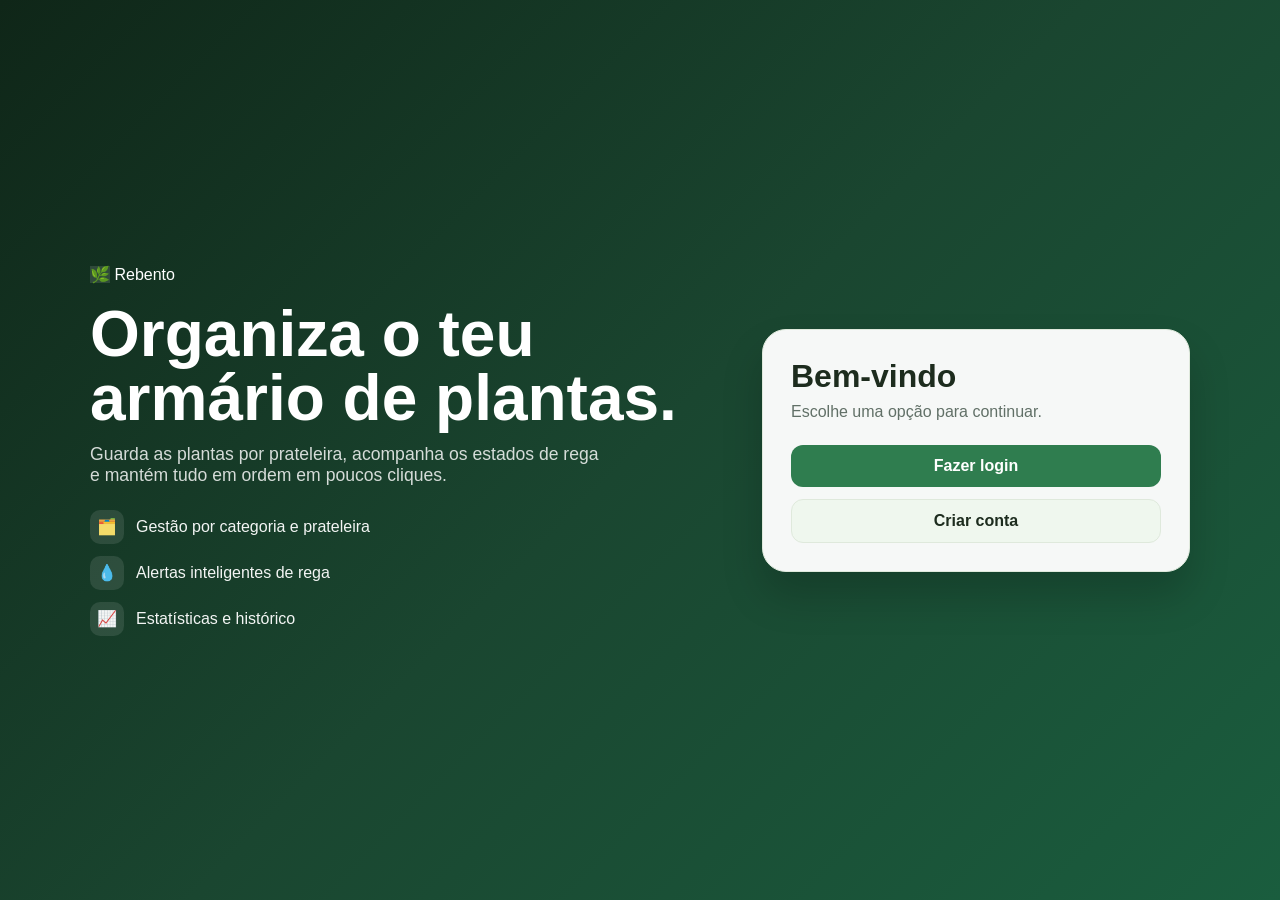
<file: web_application.html>
<!DOCTYPE html>
<html lang="pt-PT">
  <head>
    <meta charset="UTF-8" />
    <meta name="viewport" content="width=device-width, initial-scale=1.0" />
    <meta http-equiv="refresh" content="0; url=./index.html" />
    <link rel="manifest" href="./manifest.json" />
    <title>Rebento</title>
  </head>
  <body>
    <p>A abrir o Rebento… <a href="./index.html">Continuar</a></p>
    <script src="./manifest.js"></script>
  </body>
</html>
</file>
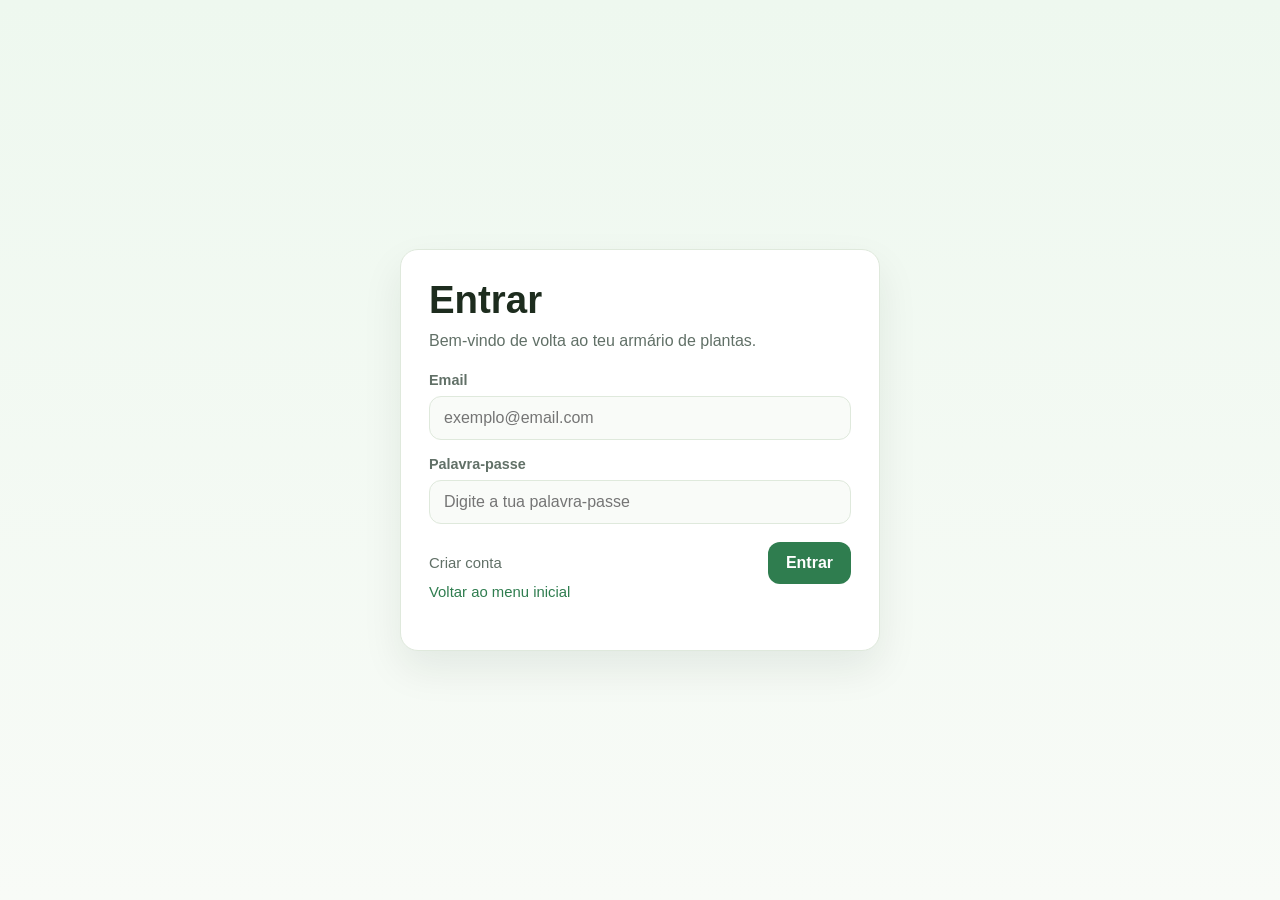
<file: pages/login.html>
<!DOCTYPE html>
<html lang="pt-PT">
  <head>
    <meta charset="UTF-8" />
    <meta name="viewport" content="width=device-width, initial-scale=1.0" />
    <title>Rebento | Login</title>
    <link rel="manifest" href="../manifest.json" />
    <link rel="stylesheet" href="css/base.css" />
    <link rel="stylesheet" href="css/login.css" />
  </head>
  <body>
    <main class="auth-page">
      <section class="card auth-card">
        <h1>Entrar</h1>
        <p>Bem-vindo de volta ao teu armário de plantas.</p>

        <form id="login-form">
          <div class="auth-stack">
            <div>
              <label class="label" for="email">Email</label>
              <input id="email" name="email" class="input" type="email" placeholder="exemplo@email.com" required />
            </div>

            <div>
              <label class="label" for="password">Palavra-passe</label>
              <input id="password" name="password" class="input" type="password" placeholder="Digite a tua palavra-passe" autocomplete="current-password" required />
            </div>
          </div>

          <p id="form-error" class="form-note" role="alert" aria-live="polite"></p>
          <div class="form-actions">
            <a href="registo.html" class="helper-link">Criar conta</a>
            <button class="btn btn-primary" type="submit">Entrar</button>
          </div>
        </form>
        <p class="helper-link"><a href="menu-inicial.html">Voltar ao menu inicial</a></p>
      </section>
    </main>

    <script src="../manifest.js"></script>
    <script src="js/main.js"></script>
    <script type="module" src="js/login.js"></script>
  </body>
</html>
</file>
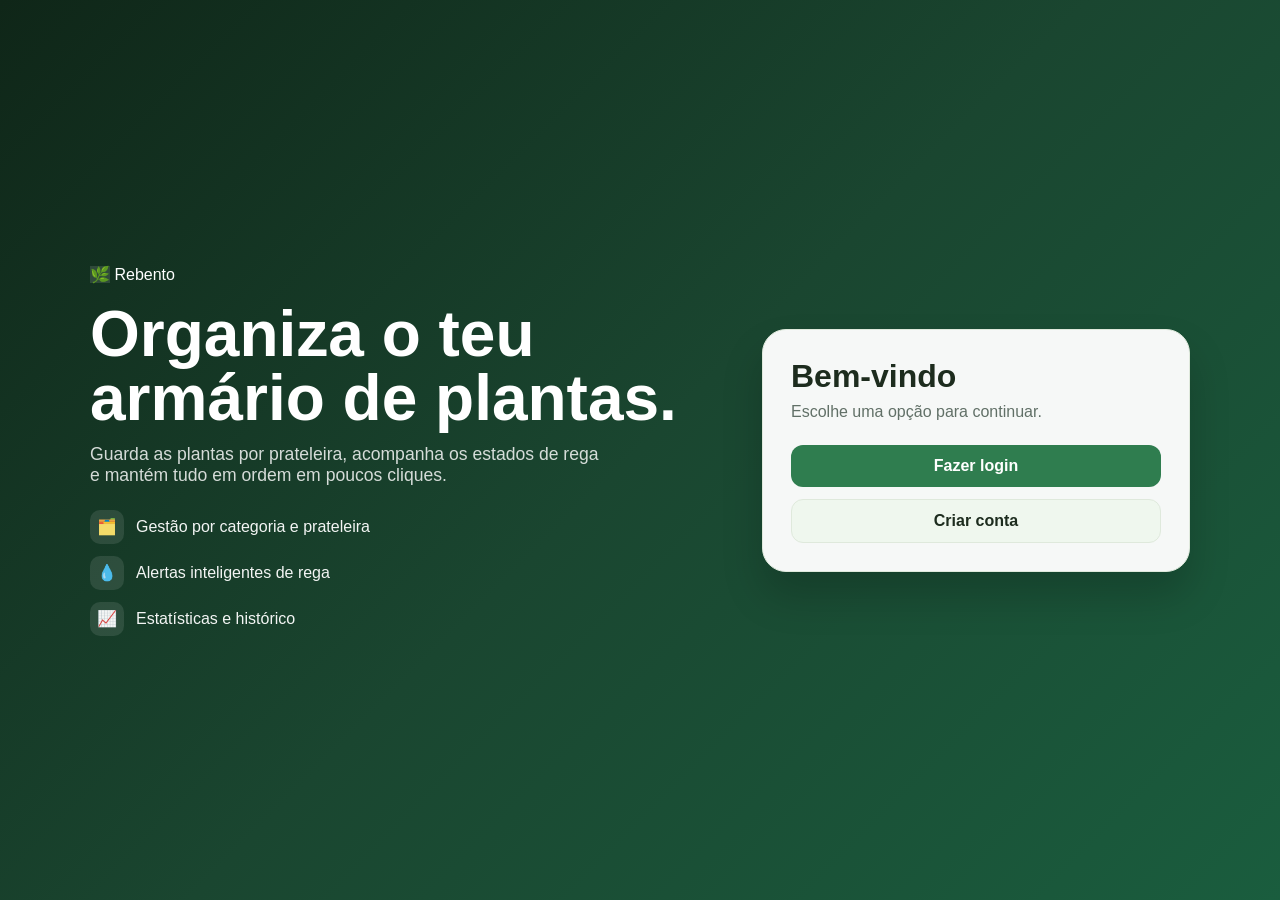
<file: pages/menu-inicial.html>
<!DOCTYPE html>
<html lang="pt-PT">
  <head>
    <meta charset="UTF-8" />
    <meta name="viewport" content="width=device-width, initial-scale=1.0" />
    <title>Rebento | Menu inicial</title>
    <link rel="manifest" href="../manifest.json" />
    <link rel="stylesheet" href="css/base.css" />
    <link rel="stylesheet" href="css/menu-inicial.css" />
  </head>
  <body>
    <div class="menu-shell">
      <div class="menu-layout">
        <section class="hero-copy">
          <div class="brand menu-brand">
            <span class="brand-mark">🌿</span>
            <span>Rebento</span>
          </div>

          <h1>Organiza o teu armário de plantas.</h1>
          <p>Guarda as plantas por prateleira, acompanha os estados de rega e mantém tudo em ordem em poucos cliques.</p>

          <ul class="feature-list">
            <li><span class="feature-icon">🗂️</span><span>Gestão por categoria e prateleira</span></li>
            <li><span class="feature-icon">💧</span><span>Alertas inteligentes de rega</span></li>
            <li><span class="feature-icon">📈</span><span>Estatísticas e histórico</span></li>
          </ul>
        </section>

        <aside class="auth-box card">
          <h2>Bem-vindo</h2>
          <p>Escolhe uma opção para continuar.</p>
          <div class="auth-actions">
            <a class="btn btn-primary" href="login.html">Fazer login</a>
            <a class="btn btn-secondary" href="registo.html">Criar conta</a>
          </div>
        </aside>
      </div>
    </div>

    <script src="../manifest.js"></script>
    <script src="js/main.js"></script>
    <script src="js/menu-inicial.js"></script>
  </body>
</html>
</file>
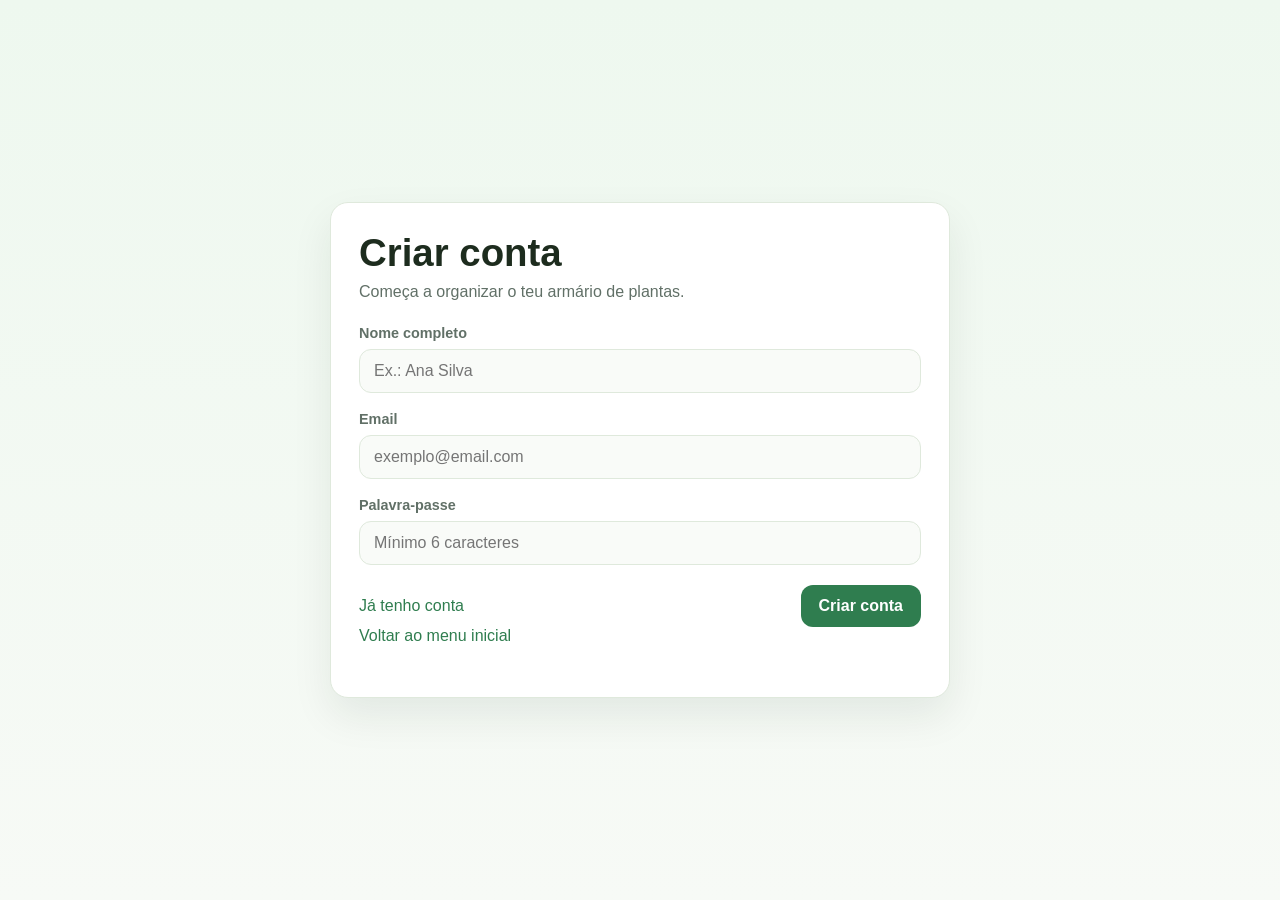
<file: pages/registo.html>
<!DOCTYPE html>
<html lang="pt-PT">
  <head>
    <meta charset="UTF-8" />
    <meta name="viewport" content="width=device-width, initial-scale=1.0" />
    <title>Rebento | Registo</title>
    <link rel="manifest" href="../manifest.json" />
    <link rel="stylesheet" href="css/base.css" />
    <link rel="stylesheet" href="css/registo.css" />
  </head>
  <body>
    <main class="auth-page">
      <section class="card auth-card">
        <h1>Criar conta</h1>
        <p>Começa a organizar o teu armário de plantas.</p>

        <form id="registo-form">
          <div class="form-grid">
            <div class="full">
              <label class="label" for="nome">Nome completo</label>
              <input id="nome" name="nome" class="input" type="text" placeholder="Ex.: Ana Silva" required />
            </div>

            <div class="full">
              <label class="label" for="email">Email</label>
              <input id="email" name="email" class="input" type="email" placeholder="exemplo@email.com" required />
            </div>

            <div class="full">
              <label class="label" for="password">Palavra-passe</label>
              <input id="password" name="password" class="input" type="password" minlength="6" autocomplete="new-password" placeholder="Mínimo 6 caracteres" required />
            </div>
          </div>

          <p id="form-error" class="form-note" role="alert" aria-live="polite"></p>
          <div class="form-actions">
            <a href="login.html" class="helper-link">Já tenho conta</a>
            <button class="btn btn-primary" type="submit">Criar conta</button>
          </div>
        </form>
        <p class="helper-link"><a href="menu-inicial.html">Voltar ao menu inicial</a></p>
      </section>
    </main>

    <script src="../manifest.js"></script>
    <script src="js/main.js"></script>
    <script type="module" src="js/registo.js"></script>
  </body>
</html>
</file>
<file: pages/css/index.css>
@import url("../../assets/css/styles.css");
</file>
<file: pages/css/base.css>
:root {
  --bg: #f4f7f1;
  --panel: #ffffff;
  --panel-strong: #eff7ee;
  --primary: #2f7d4f;
  --primary-dark: #1d5e3c;
  --accent: #a8df9d;
  --text: #1d2c1e;
  --muted: #617067;
  --line: #dfe9dc;
  --danger: #d95f54;
  --warning: #d9a13c;
  --shadow: 0 18px 40px rgba(18, 35, 24, 0.08);
  --radius: 18px;
}

* { box-sizing: border-box; }
html { scroll-behavior: smooth; }
body {
  margin: 0;
  min-height: 100vh;
  font-family: "Segoe UI", Tahoma, Geneva, Verdana, sans-serif;
  background: linear-gradient(180deg, #eef7ef 0%, #f8faf7 100%);
  color: var(--text);
}
a { color: var(--primary); text-decoration: none; }
a:hover { text-decoration: underline; }
img { max-width: 100%; display: block; }
button, input, select, textarea {
  font: inherit;
}
.container {
  width: min(1100px, calc(100% - 32px));
  margin: 0 auto;
}
.card {
  background: var(--panel);
  border: 1px solid var(--line);
  border-radius: var(--radius);
  box-shadow: var(--shadow);
}
.btn {
  display: inline-flex;
  align-items: center;
  justify-content: center;
  gap: 10px;
  padding: 12px 18px;
  border: none;
  border-radius: 12px;
  cursor: pointer;
  font-weight: 700;
  transition: transform 0.2s ease, opacity 0.2s ease;
}
.btn:hover { transform: translateY(-1px); }
.btn-primary {
  background: var(--primary);
  color: white;
}
.btn-secondary {
  background: var(--panel-strong);
  color: var(--text);
  border: 1px solid var(--line);
}
.btn-danger {
  background: rgba(217, 95, 84, 0.12);
  color: var(--danger);
}
.input,
.select,
.textarea {
  width: 100%;
  padding: 12px 14px;
  background: #f9fbf8;
  border: 1px solid var(--line);
  border-radius: 12px;
  color: var(--text);
}
.input:focus,
.select:focus,
.textarea:focus {
  outline: 2px solid rgba(47, 125, 79, 0.15);
  border-color: var(--primary);
}
.label {
  display: block;
  margin-bottom: 8px;
  font-size: 0.9rem;
  font-weight: 600;
  color: var(--muted);
}
.form-row {
  display: grid;
  grid-template-columns: repeat(2, minmax(0, 1fr));
  gap: 16px;
}
@media (max-width: 720px) {
  .form-row { grid-template-columns: 1fr; }
}
</file>
<file: pages/css/login.css>
body {
  background: linear-gradient(180deg, #eef8ef 0%, #f8fbf7 100%);
}

.auth-page {
  min-height: 100vh;
  display: grid;
  place-items: center;
  padding: 32px 16px;
}
.auth-card {
  width: min(480px, 100%);
  padding: 28px;
}
.auth-card h1 {
  margin: 0 0 10px;
  font-size: clamp(2rem, 3vw, 2.5rem);
}
.auth-card > p {
  margin: 0 0 22px;
  color: var(--muted);
}
.auth-stack {
  display: grid;
  gap: 16px;
}
.form-actions {
  display: flex;
  justify-content: space-between;
  align-items: center;
  gap: 12px;
  margin-top: 18px;
  flex-wrap: wrap;
}
.helper-link {
  color: var(--muted);
  font-size: 0.93rem;
}
</file>
<file: pages/css/menu-inicial.css>
body {
  min-height: 100vh;
  background: linear-gradient(135deg, #0f2618 0%, #1a4630 50%, #1a5d3e 100%);
  color: white;
}

.menu-shell {
  min-height: 100vh;
  display: grid;
  place-items: center;
  padding: 32px 16px;
}
.menu-layout {
  width: min(1100px, 100%);
  display: grid;
  grid-template-columns: 1.2fr 0.8fr;
  gap: 30px;
  align-items: center;
}
.hero-copy h1 {
  margin: 0 0 14px;
  font-size: clamp(2.3rem, 5vw, 4rem);
  line-height: 1;
}
.menu-brand {
  margin-bottom: 18px;
  color: white;
}
.menu-brand .brand-mark {
  background: rgba(255,255,255,0.12);
}
.hero-copy p {
  margin: 0 0 24px;
  max-width: 520px;
  color: rgba(255,255,255,0.82);
  font-size: 1.1rem;
}
.feature-list {
  list-style: none;
  padding: 0;
  margin: 0;
  display: grid;
  gap: 12px;
}
.feature-list li {
  display: flex;
  align-items: center;
  gap: 12px;
  color: rgba(255,255,255,0.95);
}
.feature-icon {
  width: 34px;
  height: 34px;
  border-radius: 10px;
  background: rgba(255,255,255,0.1);
  display: grid;
  place-items: center;
}
.auth-box {
  background: rgba(255,255,255,0.96);
  color: var(--text);
  border-radius: 24px;
  padding: 28px;
  box-shadow: 0 24px 40px rgba(0,0,0,0.18);
}
.auth-box h2 {
  margin: 0 0 8px;
  font-size: 2rem;
}
.auth-box p {
  margin: 0 0 24px;
  color: var(--muted);
}
.auth-actions {
  display: grid;
  gap: 12px;
  margin-top: 18px;
}
.auth-card-link {
  text-align: center;
  margin-top: 16px;
  color: var(--muted);
}

@media (max-width: 860px) {
  .menu-layout {
    grid-template-columns: 1fr;
  }
  .hero-copy h1 {
    font-size: 2.4rem;
  }
}
</file>
<file: pages/css/registo.css>
body {
  background: linear-gradient(180deg, #eef8ef 0%, #f7faf6 100%);
}

.auth-page {
  min-height: 100vh;
  display: grid;
  place-items: center;
  padding: 32px 16px;
}
.auth-card {
  width: min(620px, 100%);
  padding: 28px;
}
.auth-card h1 {
  margin: 0 0 8px;
  font-size: clamp(2rem, 3vw, 2.6rem);
}
.auth-card > p {
  margin: 0 0 24px;
  color: var(--muted);
}
.form-grid {
  display: grid;
  grid-template-columns: repeat(2, minmax(0, 1fr));
  gap: 18px;
}
.form-grid .full {
  grid-column: 1 / -1;
}
.form-actions {
  display: flex;
  justify-content: space-between;
  align-items: center;
  gap: 14px;
  margin-top: 20px;
  flex-wrap: wrap;
}
.form-note {
  color: var(--muted);
  font-size: 0.95rem;
}

@media (max-width: 640px) {
  .form-grid {
    grid-template-columns: 1fr;
  }
}
</file>
